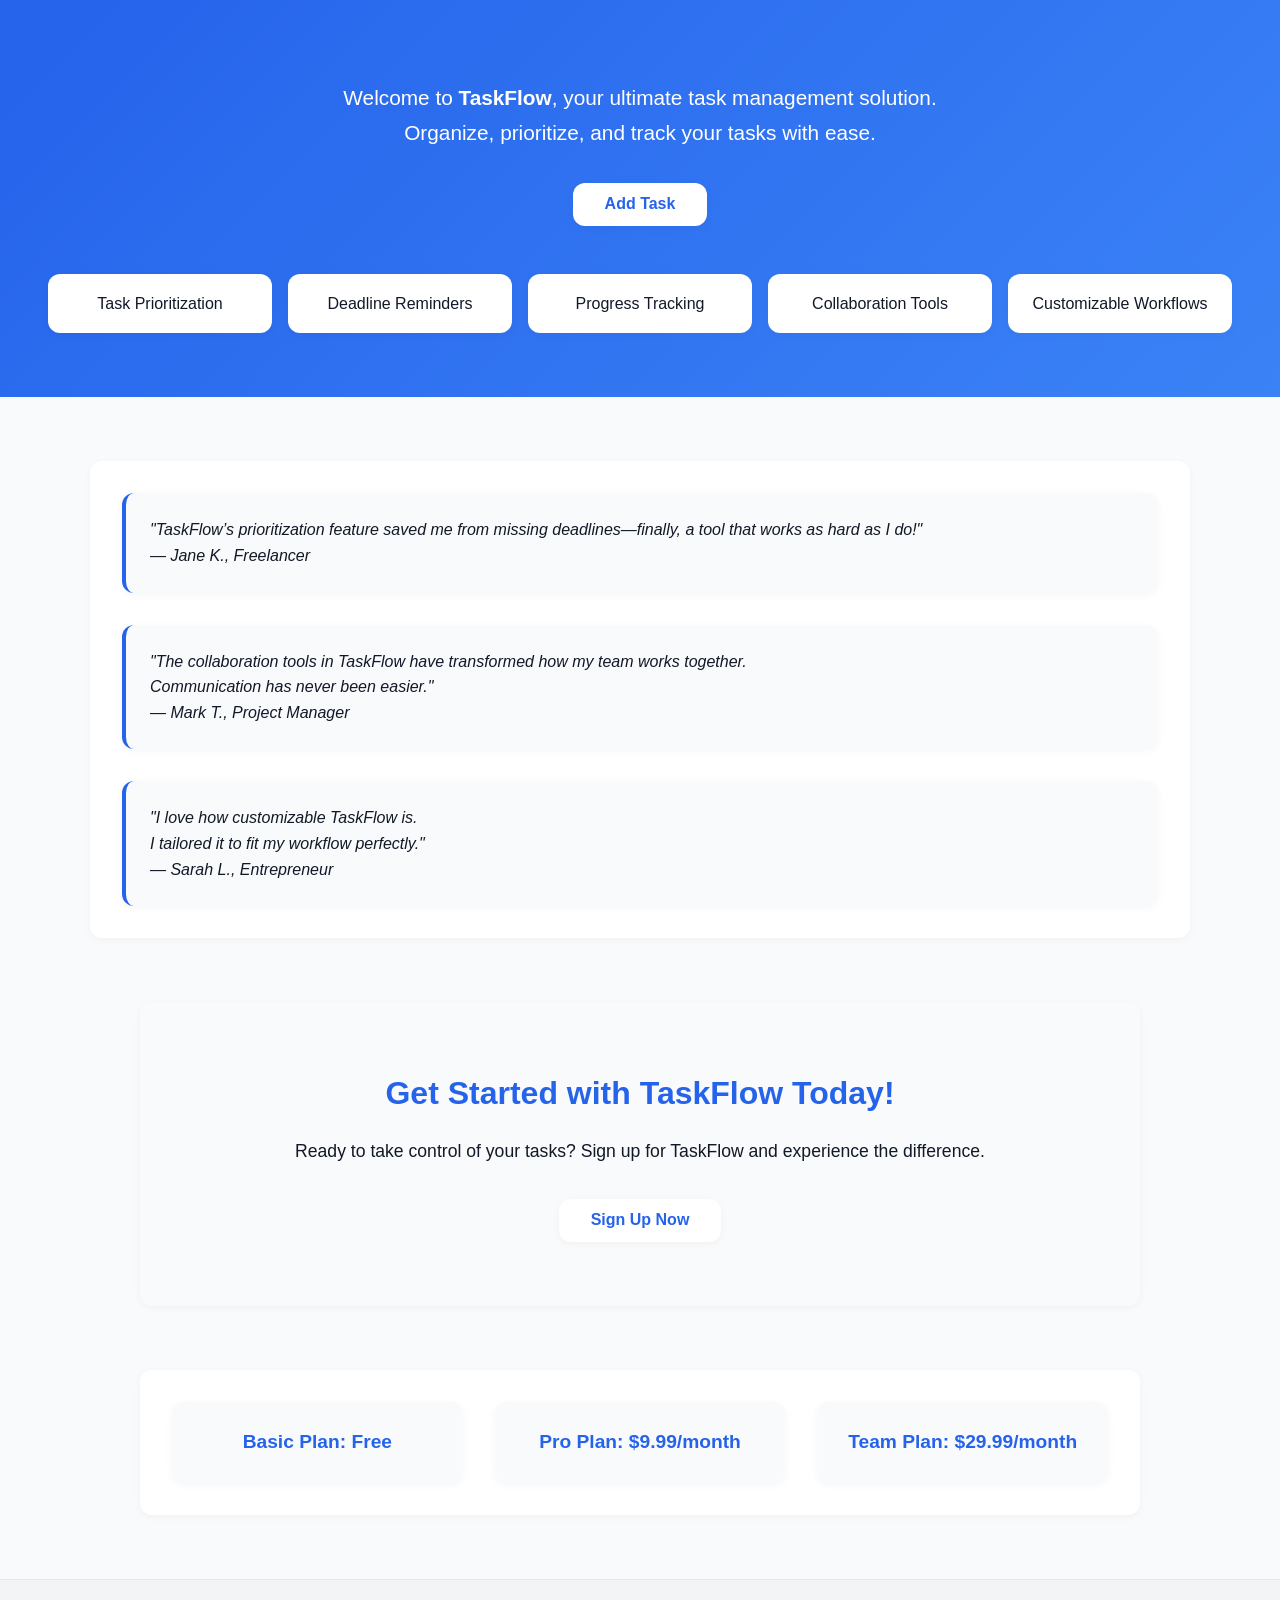
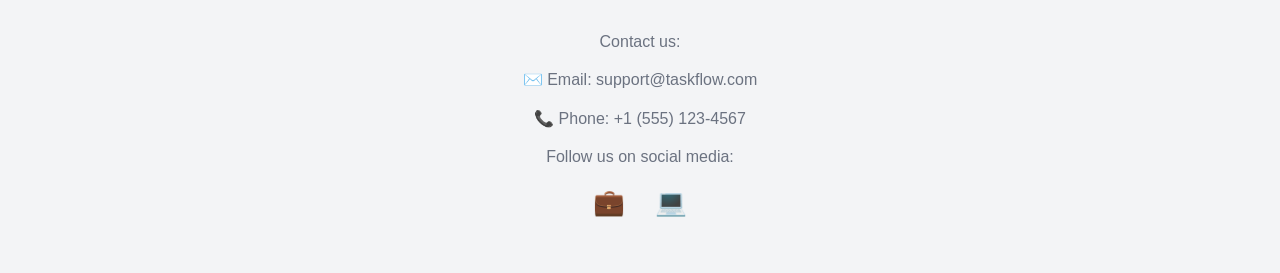
<file: index.html>
<!DOCTYPE html>
<html lang="en">
<head>
  <meta charset="UTF-8">
  <meta name="viewport" content="width=device-width, initial-scale=1.0">
  <title>TaskFlow – Organize Your Tasks Effortlessly</title>
  <link rel="stylesheet" href="style.css">
</head>
<body>
  <main id="top">
    <p>Welcome to <strong>TaskFlow</strong>, your ultimate task management solution.<br>
       Organize, prioritize, and track your tasks with ease.</p>
    <button id="addTaskBtn">Add Task</button>
    <section id="taskList">
      <li>Task Prioritization</li>
      <li>Deadline Reminders</li>
      <li>Progress Tracking</li>
      <li>Collaboration Tools</li>
      <li>Customizable Workflows</li>
    </section>
  </main>

  <section class="features">
    <r1>"TaskFlow’s prioritization feature saved me from missing deadlines—finally, a tool that works as hard as I do!"
      <br>— Jane K., Freelancer</r1>
    <r2>"The collaboration tools in TaskFlow have transformed how my team works together.
      <br>Communication has never been easier."
      <br>— Mark T., Project Manager</r2>
    <r3>"I love how customizable TaskFlow is.
      <br>I tailored it to fit my workflow perfectly."
      <br>— Sarah L., Entrepreneur</r3>
  </section>

  <section class="start" id="getStarted">
    <header>Get Started with TaskFlow Today!</header>
    <p>Ready to take control of your tasks? Sign up for TaskFlow and experience the difference.</p>
    <button id="signUpBtn">Sign Up Now</button>
  </section>

  <section class="pricing" id="pricing">
    <price>Basic Plan: Free</price>
    <price>Pro Plan: $9.99/month</price>
    <price>Team Plan: $29.99/month</price>
  </section>

  <footer>
    <p>Contact us:</p>
    <p>✉️ Email: support@taskflow.com</p>
    <p>📞 Phone: +1 (555) 123-4567</p>
    <p>Follow us on social media:</p>
    <div class="tf-footer-social">
      <a href="https://www.linkedin.com/in/amrelkotit?utm_source=share&utm_campaign=share_via&utm_content=profile&utm_medium=ios_app" 
         aria-label="LinkedIn" 
         class="tf-social-icon" 
         target="_blank">💼</a>
      <a href="https://github.com/amrelkotit" 
         aria-label="GitHub" 
         class="tf-social-icon" 
         target="_blank">💻</a>
    </div>
  </footer>

  <script src="script.js"></script>
</body>
</html>
</file>
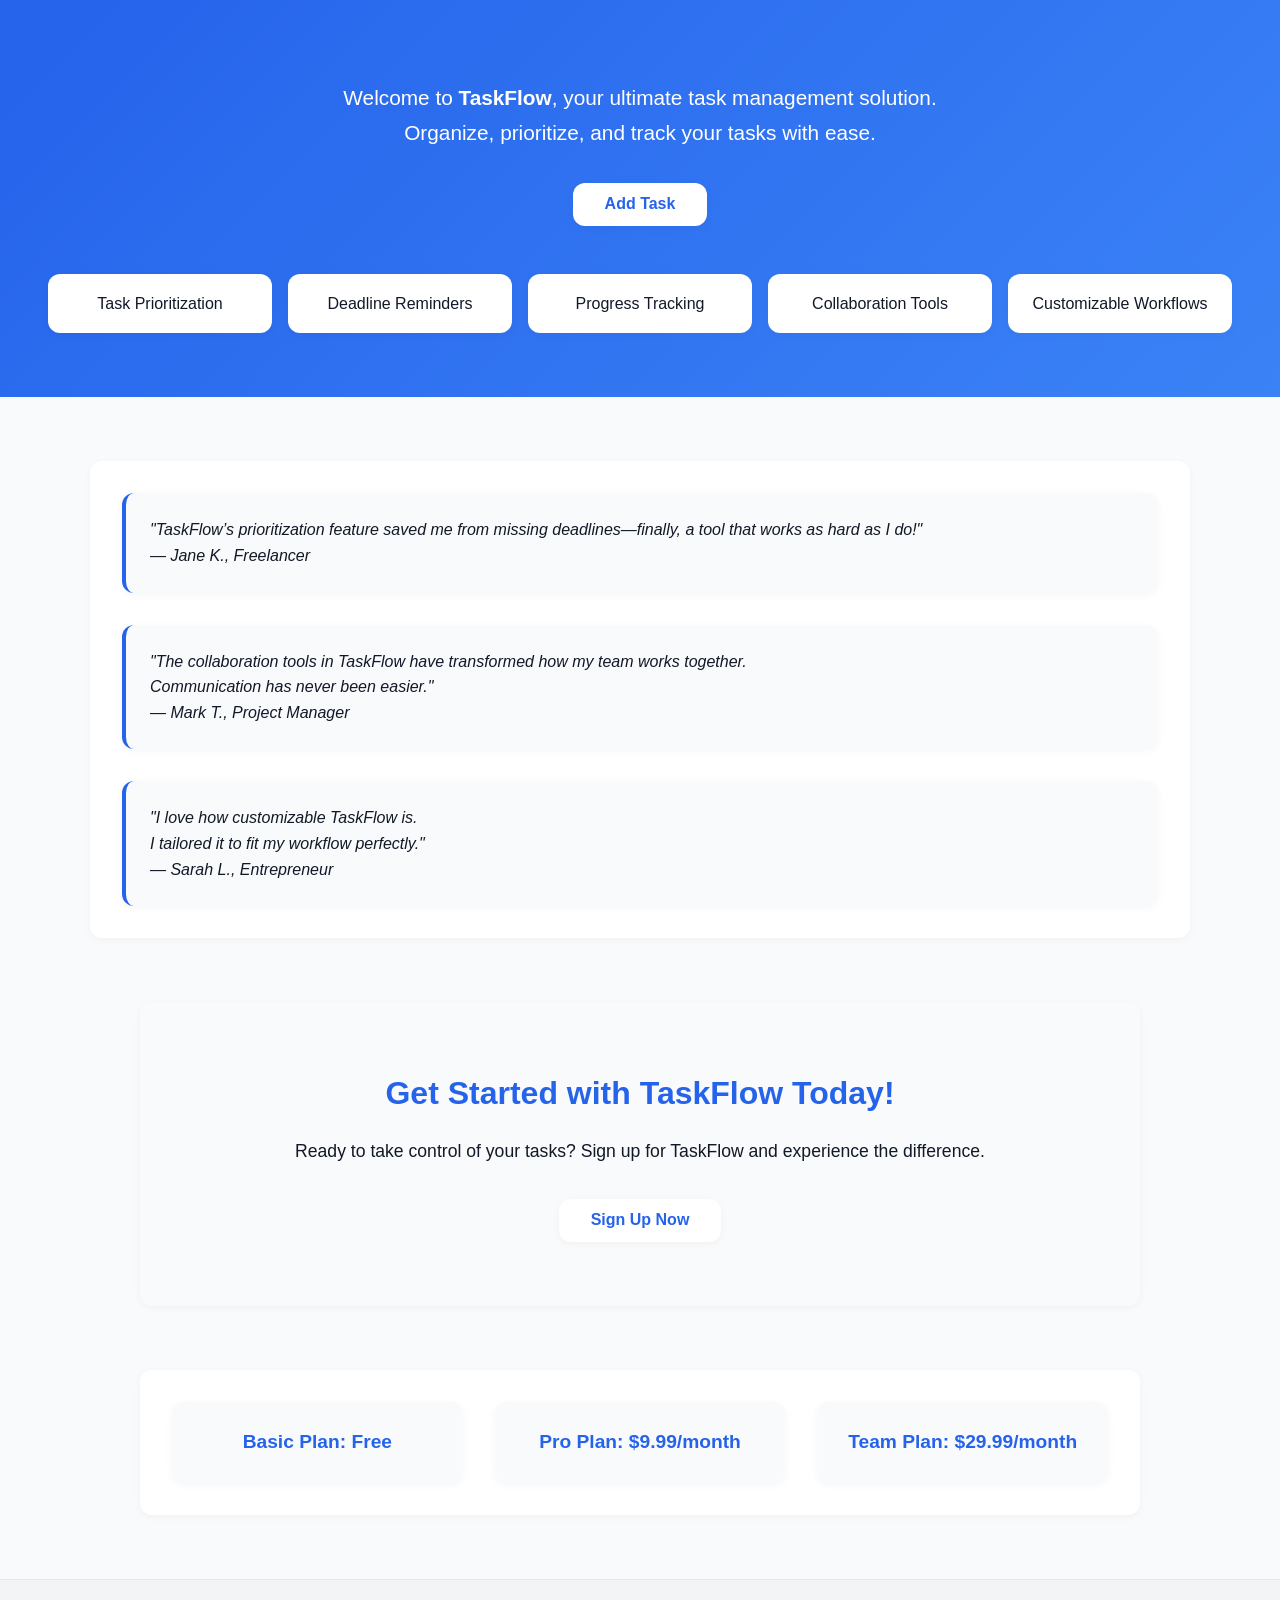
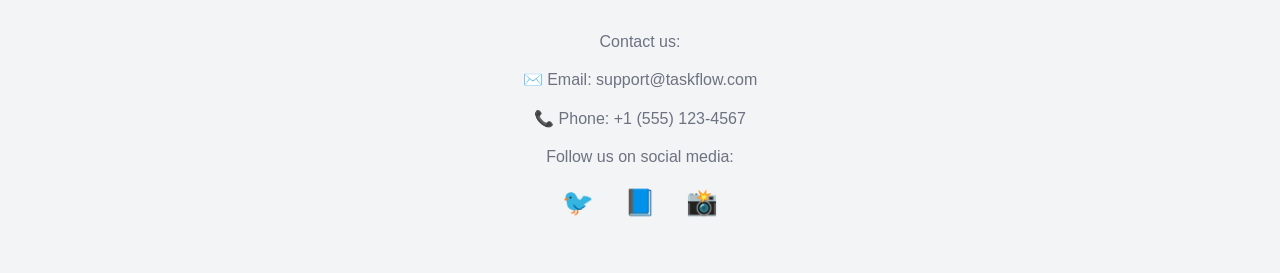
<file: task.html>
<!DOCTYPE html>
<html lang="en">
<head>
  <meta charset="UTF-8">
  <meta name="viewport" content="width=device-width, initial-scale=1.0">
  <title>TaskFlow – Organize Your Tasks Effortlessly</title>
  <link rel="stylesheet" href="style.css">
</head>
<body>
  <main id="top">
    <p>Welcome to <strong>TaskFlow</strong>, your ultimate task management solution.<br>
       Organize, prioritize, and track your tasks with ease.</p>
    <button id="addTaskBtn">Add Task</button>
    <section id="taskList">
      <li>Task Prioritization</li>
      <li>Deadline Reminders</li>
      <li>Progress Tracking</li>
      <li>Collaboration Tools</li>
      <li>Customizable Workflows</li>
    </section>
  </main>

  <section class="features">
    <r1>"TaskFlow’s prioritization feature saved me from missing deadlines—finally, a tool that works as hard as I do!"
      <br>— Jane K., Freelancer</r1>
    <r2>"The collaboration tools in TaskFlow have transformed how my team works together.
      <br>Communication has never been easier."
      <br>— Mark T., Project Manager</r2>
    <r3>"I love how customizable TaskFlow is.
      <br>I tailored it to fit my workflow perfectly."
      <br>— Sarah L., Entrepreneur</r3>
  </section>

  <section class="start" id="getStarted">
    <header>Get Started with TaskFlow Today!</header>
    <p>Ready to take control of your tasks? Sign up for TaskFlow and experience the difference.</p>
    <button id="signUpBtn">Sign Up Now</button>
  </section>

  <section class="pricing" id="pricing">
    <price>Basic Plan: Free</price>
    <price>Pro Plan: $9.99/month</price>
    <price>Team Plan: $29.99/month</price>
  </section>

  <footer>
    <p>Contact us:</p>
    <p>✉️ Email: support@taskflow.com</p>
    <p>📞 Phone: +1 (555) 123-4567</p>
    <p>Follow us on social media:</p>
    <div class="tf-footer-social">
      <a href="#" aria-label="Twitter" class="tf-social-icon">🐦</a>
      <a href="#" aria-label="Facebook" class="tf-social-icon">📘</a>
      <a href="#" aria-label="Instagram" class="tf-social-icon">📸</a>
    </div>
  </footer>

  <script src="script.js"></script>
</body>
</html>
</file>
<file: style.css>
*{margin:0;padding:0;box-sizing:border-box}
:root{
  --primary:#2563eb;
  --primary-dark:#1e40af;
  --bg-light:#f9fafb;
  --bg-card:#fff;
  --text-dark:#111827;
  --text-muted:#6b7280;
  --radius:12px;
  --shadow-sm:0 2px 8px rgba(0,0,0,0.04);
  --shadow-md:0 6px 24px rgba(0,0,0,0.08);
  --shadow-lg:0 10px 40px rgba(0,0,0,0.1);
  --transition:all .3s ease
}
body{
  font-family:'Inter','Segoe UI',sans-serif;
  background:var(--bg-light);
  color:var(--text-dark);
  line-height:1.7;
  scroll-behavior:smooth
}
main{
  text-align:center;
  padding:5rem 2rem 4rem;
  background:linear-gradient(135deg,var(--primary),#3b82f6);
  color:#fff
}
main p{
  font-size:1.3rem;
  max-width:700px;
  margin:0 auto 2rem
}
button{
  background:#fff;
  color:var(--primary);
  font-size:1rem;
  font-weight:600;
  padding:.8rem 2rem;
  border:none;
  border-radius:var(--radius);
  cursor:pointer;
  transition:var(--transition);
  box-shadow:var(--shadow-sm)
}
button:hover{
  background:#eef2ff;
  transform:translateY(-3px)
}
#taskList{
  margin-top:3rem;
  list-style:none;
  display:grid;
  grid-template-columns:repeat(auto-fit,minmax(180px,1fr));
  gap:1rem;
  padding:0 1rem
}
#taskList li{
  background:var(--bg-card);
  color:var(--text-dark);
  padding:1rem 1.5rem;
  border-radius:var(--radius);
  box-shadow:var(--shadow-sm);
  font-weight:500;
  transition:var(--transition)
}
#taskList li:hover{
  box-shadow:var(--shadow-md);
  transform:translateY(-4px)
}
.features{
  max-width:1100px;
  margin:4rem auto;
  padding:2rem;
  display:grid;
  gap:2rem;
  background:var(--bg-card);
  border-radius:var(--radius);
  box-shadow:var(--shadow-sm)
}
.features r1,.features r2,.features r3{
  display:block;
  padding:1.5rem;
  background:var(--bg-light);
  border-left:4px solid var(--primary);
  border-radius:var(--radius);
  font-style:italic;
  line-height:1.6;
  box-shadow:var(--shadow-sm);
  transition:var(--transition)
}
.features r1:hover,.features r2:hover,.features r3:hover{
  transform:translateY(-4px);
  box-shadow:var(--shadow-md)
}
.start{
  text-align:center;
  padding:4rem 2rem;
  background:var(--bg-light);
  border-radius:var(--radius);
  max-width:1000px;
  margin:4rem auto;
  box-shadow:var(--shadow-sm)
}
.start header{
  font-size:2rem;
  font-weight:700;
  color:var(--primary);
  margin-bottom:1rem
}
.start p{
  font-size:1.1rem;
  margin-bottom:2rem;
  color:var(--text-dark)
}
.pricing{
  max-width:1000px;
  margin:4rem auto;
  display:grid;
  grid-template-columns:repeat(auto-fit,minmax(220px,1fr));
  gap:2rem;
  padding:2rem;
  background:var(--bg-card);
  border-radius:var(--radius);
  box-shadow:var(--shadow-sm);
  text-align:center
}
.pricing price{
  background:var(--bg-light);
  padding:1.5rem;
  border-radius:var(--radius);
  font-size:1.2rem;
  font-weight:600;
  color:var(--primary);
  box-shadow:var(--shadow-sm);
  transition:var(--transition);
  display:block
}
.pricing price:hover{
  transform:translateY(-4px);
  box-shadow:var(--shadow-md)
}
footer{
  background:#f3f4f6;
  text-align:center;
  padding:3rem 1rem;
  margin-top:4rem;
  border-top:1px solid #e5e7eb
}
footer p{
  color:var(--text-muted);
  margin-bottom:.7rem;
  font-size:1rem
}
.tf-footer-social a{
  margin:0 .8rem;
  font-size:1.6rem;
  color:var(--primary);
  transition:var(--transition);
  text-decoration:none
}
.tf-footer-social a:hover{
  color:var(--primary-dark)
}
.animate-on-scroll{
  opacity:0;
  transform:translateY(50px);
  transition:all .8s ease
}
.animate-on-scroll.visible{
  opacity:1;
  transform:translateY(0)
}
@media(max-width:768px){
  main p{font-size:1rem}
  .start header{font-size:1.6rem}
}
</file>
